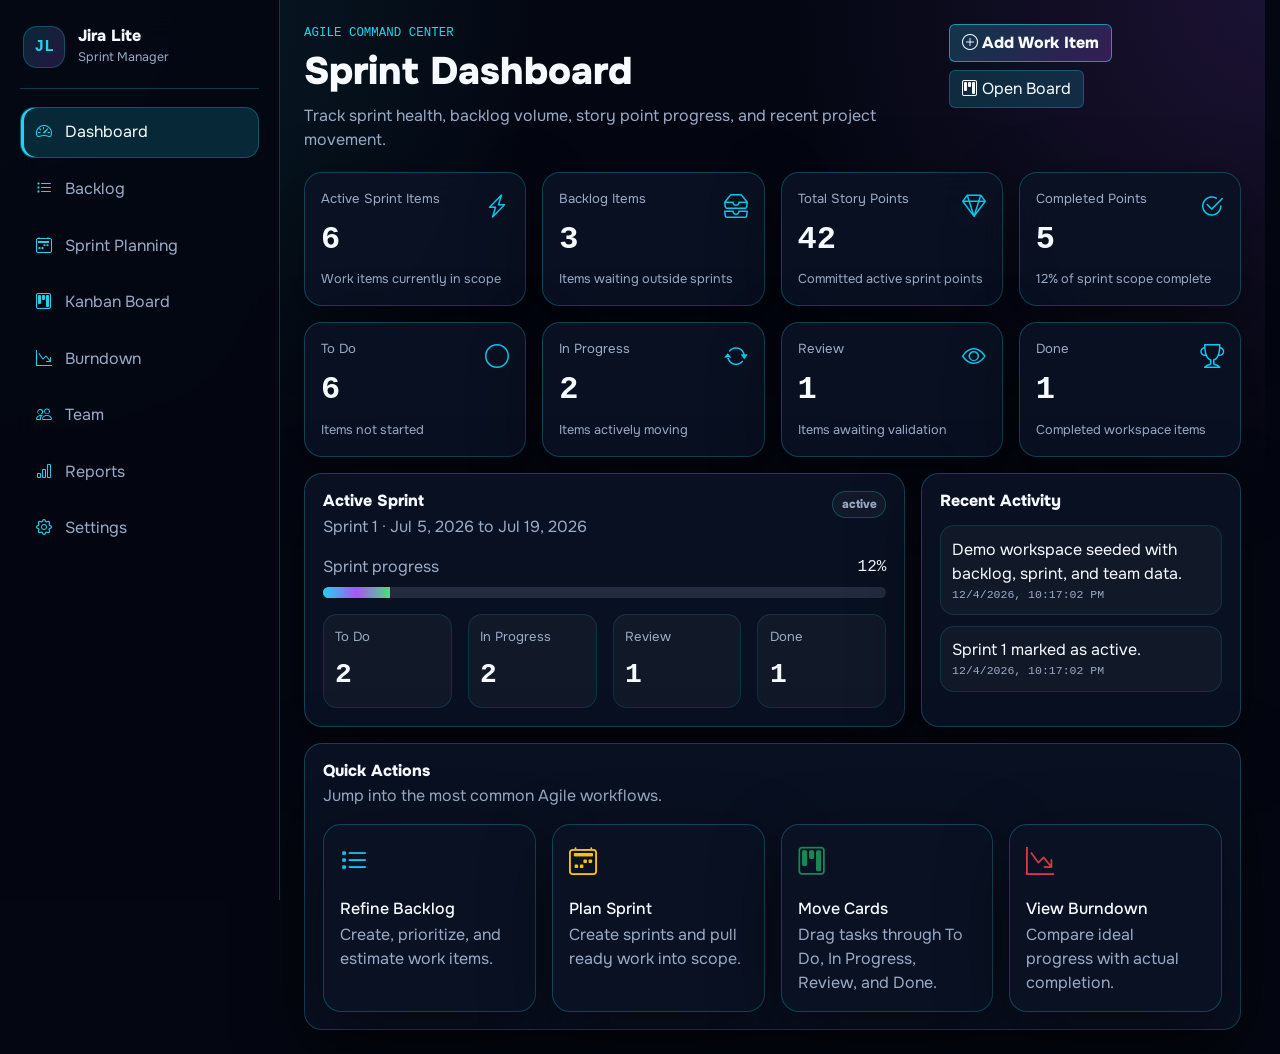
<file: index.html>
<!doctype html>
<html lang="en" data-theme="dark">
  <head>
    <meta charset="utf-8" />
    <meta name="viewport" content="width=device-width, initial-scale=1" />
    <title>Dashboard | Jira Lite / Sprint Manager</title>
    <link rel="icon" type="image/svg+xml" href="assets/favicon.svg" />
    <link rel="preconnect" href="https://fonts.googleapis.com" />
    <link rel="preconnect" href="https://fonts.gstatic.com" crossorigin />
    <link rel="stylesheet" href="https://fonts.googleapis.com/css2?family=Onest:wght@400;500;600;700&display=swap" />
    <link
      href="https://cdn.jsdelivr.net/npm/bootstrap@5.3.3/dist/css/bootstrap.min.css"
      rel="stylesheet"
    />
    <link
      href="https://cdn.jsdelivr.net/npm/bootstrap-icons@1.11.3/font/bootstrap-icons.css"
      rel="stylesheet"
    />
    <link href="styles.css" rel="stylesheet" />
  </head>
  <body>
  <div class="app-shell">
    <div id="sidebarMount"></div>
      <main class="main-content">
        <header class="page-header">
          <div>
            <p class="page-kicker">Agile Command Center</p>
            <h1 class="page-title">Sprint Dashboard</h1>
            <p class="page-description">
              Track sprint health, backlog volume, story point progress, and
              recent project movement.
            </p>
          </div>
          <div class="d-flex gap-2 flex-wrap">
            <a class="btn btn-cyber" href="backlog.html">
              <i class="bi bi-plus-circle me-1"></i>Add Work Item
            </a>
            <a class="btn btn-soft" href="kanban-board.html">
              <i class="bi bi-kanban me-1"></i>Open Board
            </a>
          </div>
        </header>

        <section class="grid-auto mb-3" id="metricCards"></section>

        <section class="grid-two mb-3">
          <div class="panel">
            <div
              class="d-flex justify-content-between align-items-start gap-3 mb-3"
            >
              <div>
                <h2 class="section-title mb-1">Active Sprint</h2>
                <p class="text-muted-custom mb-0" id="activeSprintDates">
                  Loading sprint window...
                </p>
              </div>
              <span class="status-pill" id="activeSprintStatus">Active</span>
            </div>

            <div class="mb-2 d-flex justify-content-between">
              <span class="text-muted-custom">Sprint progress</span>
              <span class="mono" id="sprintProgressLabel">0%</span>
            </div>
            <div class="progress mb-3">
              <div
                class="progress-bar"
                id="sprintProgressBar"
                style="width: 0%"
              ></div>
            </div>

            <div class="row g-3" id="statusBreakdown"></div>
          </div>

          <div class="panel">
            <h2 class="section-title">Recent Activity</h2>
            <ul class="activity-list" id="activityList"></ul>
          </div>
        </section>

        <section class="panel">
          <div
            class="d-flex justify-content-between align-items-center gap-3 mb-3"
          >
            <div>
              <h2 class="section-title mb-1">Quick Actions</h2>
              <p class="text-muted-custom mb-0">
                Jump into the most common Agile workflows.
              </p>
            </div>
          </div>

          <div class="row g-3">
            <div class="col-md-6 col-xl-3">
              <a class="action-card d-block h-100" href="backlog.html">
                <i class="bi bi-list-task fs-3 text-info"></i>
                <h3 class="h6 mt-3 mb-1">Refine Backlog</h3>
                <p class="text-muted-custom mb-0">
                  Create, prioritize, and estimate work items.
                </p>
              </a>
            </div>
            <div class="col-md-6 col-xl-3">
              <a class="action-card d-block h-100" href="sprint-planning.html">
                <i class="bi bi-calendar2-week fs-3 text-warning"></i>
                <h3 class="h6 mt-3 mb-1">Plan Sprint</h3>
                <p class="text-muted-custom mb-0">
                  Create sprints and pull ready work into scope.
                </p>
              </a>
            </div>
            <div class="col-md-6 col-xl-3">
              <a class="action-card d-block h-100" href="kanban-board.html">
                <i class="bi bi-kanban fs-3 text-success"></i>
                <h3 class="h6 mt-3 mb-1">Move Cards</h3>
                <p class="text-muted-custom mb-0">
                  Drag tasks through To Do, In Progress, Review, and Done.
                </p>
              </a>
            </div>
            <div class="col-md-6 col-xl-3">
              <a class="action-card d-block h-100" href="burndown.html">
                <i class="bi bi-graph-down-arrow fs-3 text-danger"></i>
                <h3 class="h6 mt-3 mb-1">View Burndown</h3>
                <p class="text-muted-custom mb-0">
                  Compare ideal progress with actual completion.
                </p>
              </a>
            </div>
          </div>
        </section>
      </main>
    </div>

    <script src="https://code.jquery.com/jquery-3.7.1.min.js"></script>
    <script src="https://cdn.jsdelivr.net/npm/bootstrap@5.3.3/dist/js/bootstrap.bundle.min.js"></script>
    <script src="js/shared.js"></script>
    <script src="js/dashboard.js"></script>
  </body>
</html>
</file>
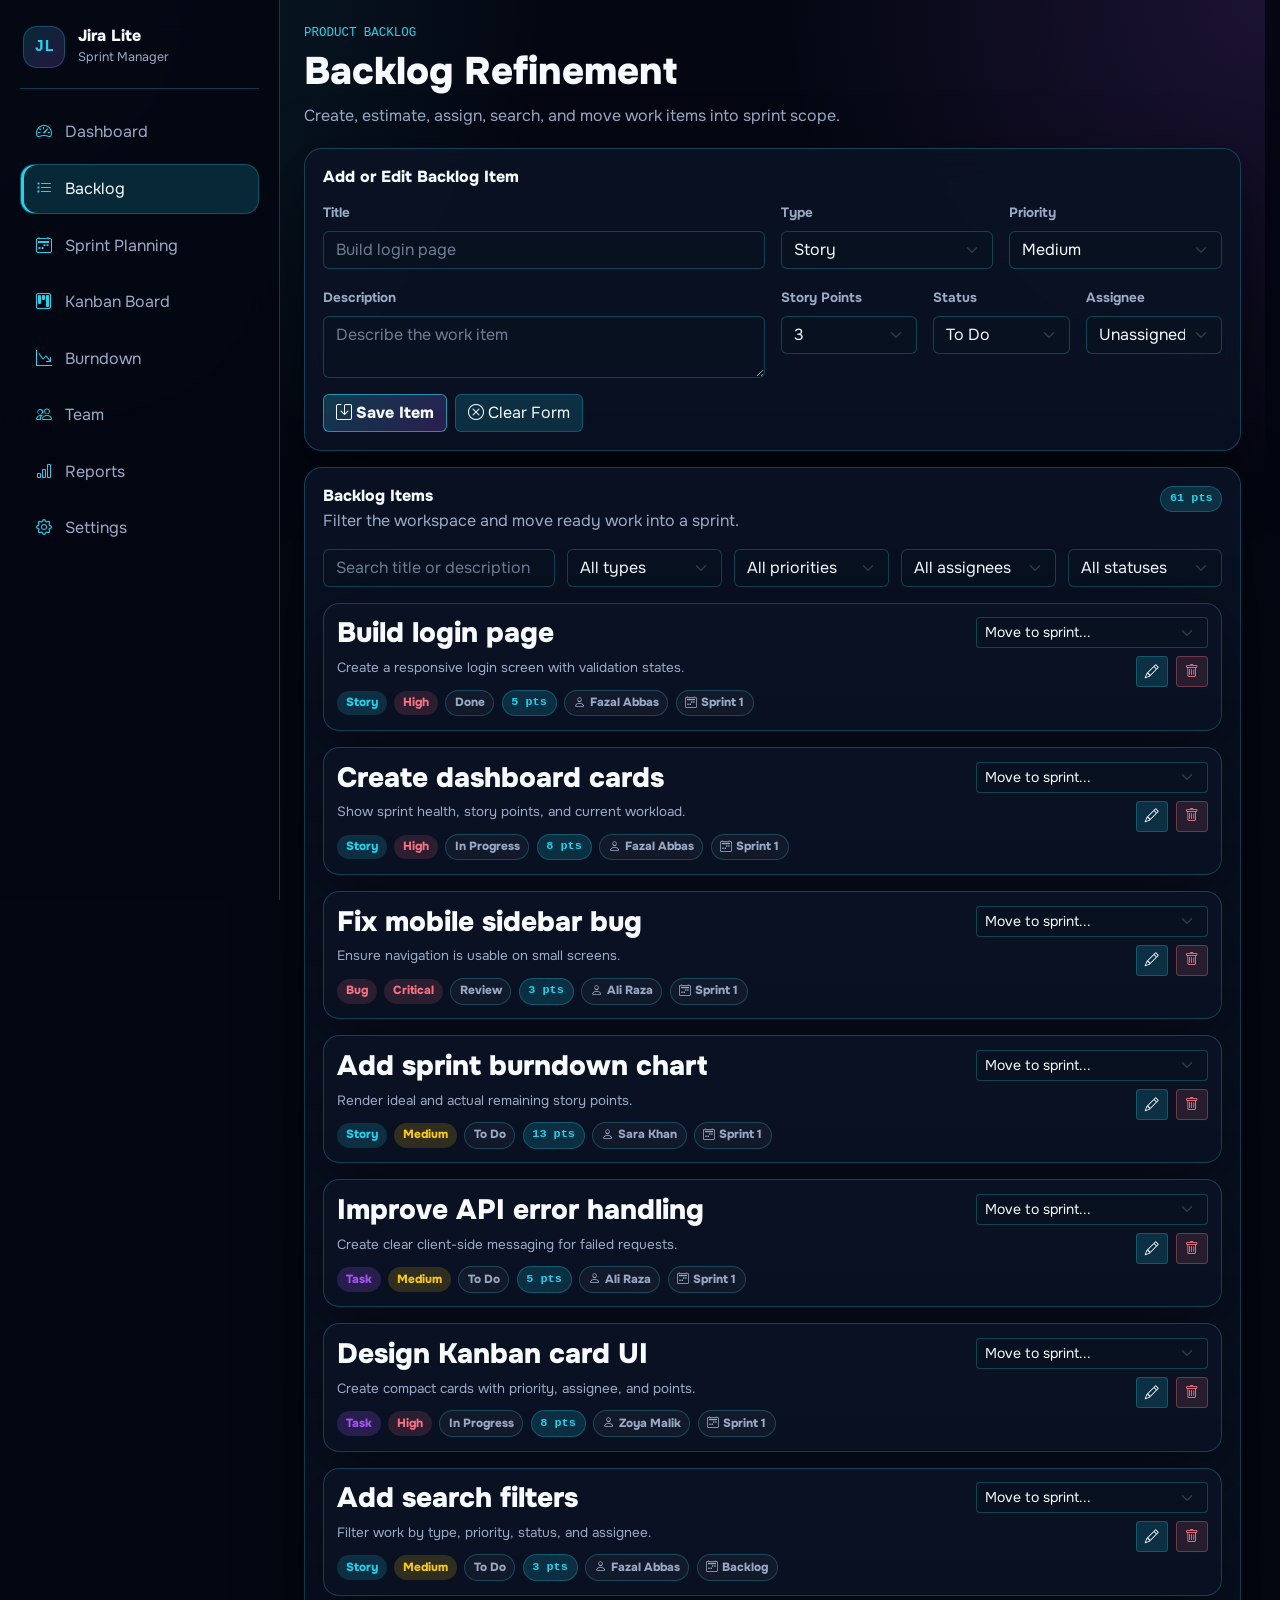
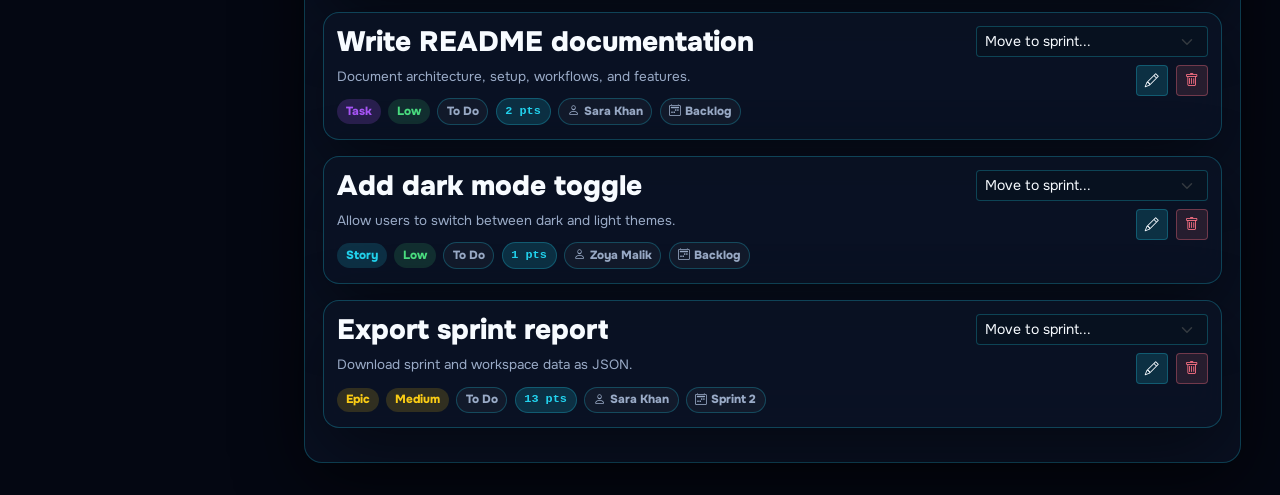
<file: backlog.html>
<!doctype html>
<html lang="en" data-theme="dark">
  <head>
    <meta charset="utf-8" />
    <meta name="viewport" content="width=device-width, initial-scale=1" />
    <title>Backlog | Jira Lite / Sprint Manager</title>
    <link rel="icon" type="image/svg+xml" href="assets/favicon.svg" />
    <link rel="preconnect" href="https://fonts.googleapis.com" />
    <link rel="preconnect" href="https://fonts.gstatic.com" crossorigin />
    <link rel="stylesheet" href="https://fonts.googleapis.com/css2?family=Onest:wght@400;500;600;700&display=swap" />
    <link
      href="https://cdn.jsdelivr.net/npm/bootstrap@5.3.3/dist/css/bootstrap.min.css"
      rel="stylesheet"
    />
    <link
      href="https://cdn.jsdelivr.net/npm/bootstrap-icons@1.11.3/font/bootstrap-icons.css"
      rel="stylesheet"
    />
    <link href="styles.css" rel="stylesheet" />
  </head>
  <body>
  <div class="app-shell">
    <div id="sidebarMount"></div>
      <main class="main-content">
        <header class="page-header">
          <div>
            <p class="page-kicker">Product Backlog</p>
            <h1 class="page-title">Backlog Refinement</h1>
            <p class="page-description">
              Create, estimate, assign, search, and move work items into sprint
              scope.
            </p>
          </div>
        </header>

        <section class="form-panel mb-3">
          <h2 class="section-title">Add or Edit Backlog Item</h2>
          <form id="backlogForm">
            <input type="hidden" id="itemId" />

            <div class="row g-3">
              <div class="col-lg-6">
                <label class="form-label" for="itemTitle">Title</label>
                <input
                  class="form-control"
                  id="itemTitle"
                  required
                  placeholder="Build login page"
                />
              </div>
              <div class="col-lg-3">
                <label class="form-label" for="itemType">Type</label>
                <select class="form-select" id="itemType">
                  <option>Story</option>
                  <option>Bug</option>
                  <option>Task</option>
                  <option>Epic</option>
                </select>
              </div>
              <div class="col-lg-3">
                <label class="form-label" for="itemPriority">Priority</label>
                <select class="form-select" id="itemPriority">
                  <option>Low</option>
                  <option selected>Medium</option>
                  <option>High</option>
                  <option>Critical</option>
                </select>
              </div>
              <div class="col-lg-6">
                <label class="form-label" for="itemDescription"
                  >Description</label
                >
                <textarea
                  class="form-control"
                  id="itemDescription"
                  placeholder="Describe the work item"
                ></textarea>
              </div>
              <div class="col-lg-2">
                <label class="form-label" for="itemStoryPoints"
                  >Story Points</label
                >
                <select class="form-select" id="itemStoryPoints">
                  <option>1</option>
                  <option>2</option>
                  <option selected>3</option>
                  <option>5</option>
                  <option>8</option>
                  <option>13</option>
                </select>
              </div>
              <div class="col-lg-2">
                <label class="form-label" for="itemStatus">Status</label>
                <select class="form-select" id="itemStatus">
                  <option>To Do</option>
                  <option>In Progress</option>
                  <option>Review</option>
                  <option>Done</option>
                </select>
              </div>
              <div class="col-lg-2">
                <label class="form-label" for="itemAssignee">Assignee</label>
                <select class="form-select" id="itemAssignee"></select>
              </div>
            </div>

            <div class="d-flex gap-2 mt-3 flex-wrap">
              <button class="btn btn-cyber" type="submit">
                <i class="bi bi-save me-1"></i>Save Item
              </button>
              <button class="btn btn-soft" id="cancelEditBtn" type="button">
                <i class="bi bi-x-circle me-1"></i>Clear Form
              </button>
            </div>
          </form>
        </section>

        <section class="panel">
          <div
            class="d-flex justify-content-between align-items-start gap-3 mb-3 flex-wrap"
          >
            <div>
              <h2 class="section-title mb-1">Backlog Items</h2>
              <p class="text-muted-custom mb-0">
                Filter the workspace and move ready work into a sprint.
              </p>
            </div>
            <span class="story-pill" id="backlogPointTotal">0 pts</span>
          </div>

          <div class="filters-bar">
            <input
              class="form-control"
              id="searchInput"
              placeholder="Search title or description"
            />
            <select class="form-select" id="typeFilter">
              <option value="">All types</option>
              <option>Story</option>
              <option>Bug</option>
              <option>Task</option>
              <option>Epic</option>
            </select>
            <select class="form-select" id="priorityFilter">
              <option value="">All priorities</option>
              <option>Low</option>
              <option>Medium</option>
              <option>High</option>
              <option>Critical</option>
            </select>
            <select class="form-select" id="assigneeFilter"></select>
            <select class="form-select" id="statusFilter">
              <option value="">All statuses</option>
              <option>To Do</option>
              <option>In Progress</option>
              <option>Review</option>
              <option>Done</option>
            </select>
          </div>

          <div id="backlogList"></div>
        </section>
      </main>
    </div>

    <script src="https://code.jquery.com/jquery-3.7.1.min.js"></script>
    <script src="https://cdn.jsdelivr.net/npm/bootstrap@5.3.3/dist/js/bootstrap.bundle.min.js"></script>
    <script src="js/shared.js"></script>
    <script src="js/backlog.js"></script>
  </body>
</html>
</file>
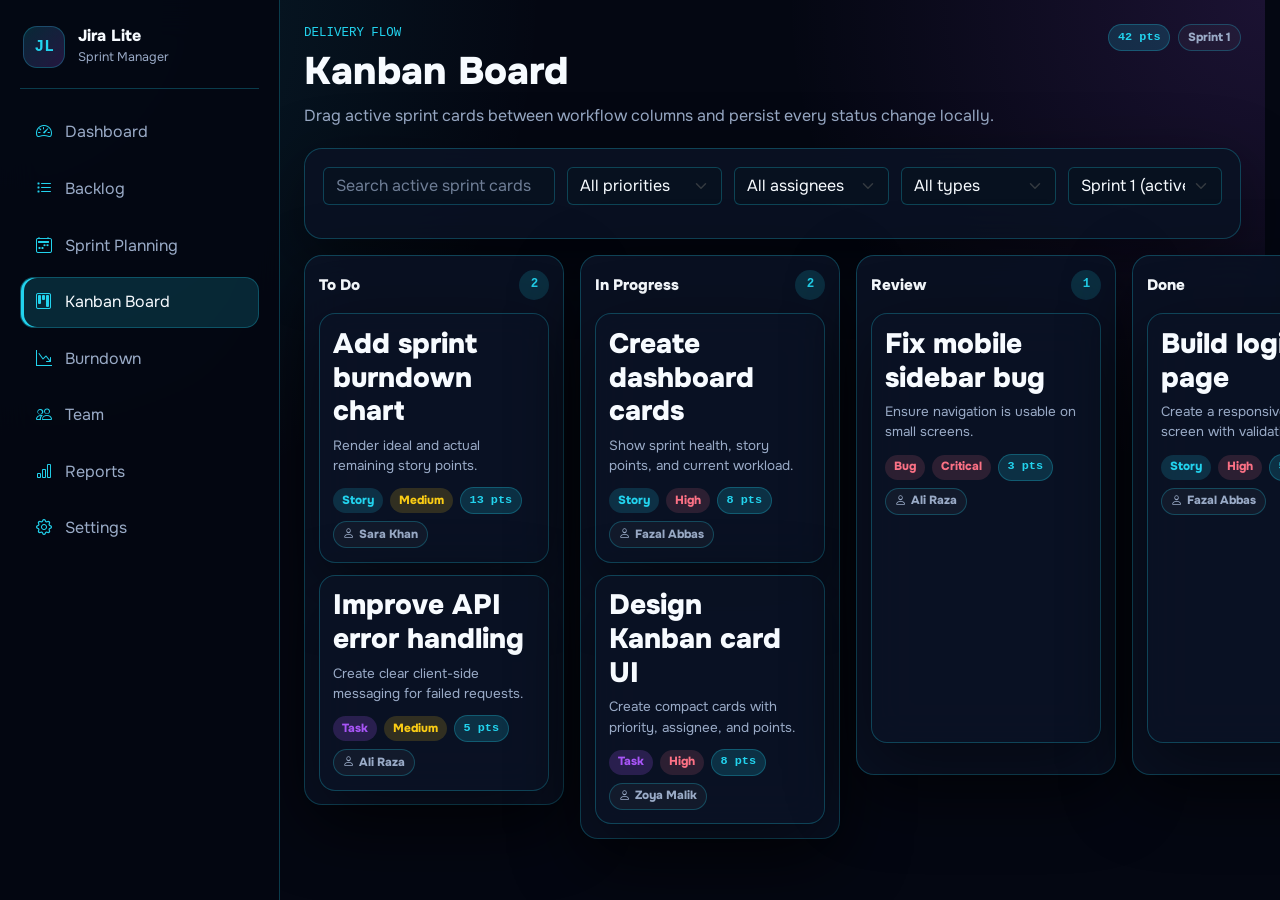
<file: kanban-board.html>
<!doctype html>
<html lang="en" data-theme="dark">
  <head>
    <meta charset="utf-8" />
    <meta name="viewport" content="width=device-width, initial-scale=1" />
    <title>Kanban Board | Jira Lite / Sprint Manager</title>
    <link rel="icon" type="image/svg+xml" href="assets/favicon.svg" />
    <link rel="preconnect" href="https://fonts.googleapis.com" />
    <link rel="preconnect" href="https://fonts.gstatic.com" crossorigin />
    <link rel="stylesheet" href="https://fonts.googleapis.com/css2?family=Onest:wght@400;500;600;700&display=swap" />
    <link
      href="https://cdn.jsdelivr.net/npm/bootstrap@5.3.3/dist/css/bootstrap.min.css"
      rel="stylesheet"
    />
    <link
      href="https://cdn.jsdelivr.net/npm/bootstrap-icons@1.11.3/font/bootstrap-icons.css"
      rel="stylesheet"
    />
    <link href="styles.css" rel="stylesheet" />
  </head>
  <body>
  <div class="app-shell">
    <div id="sidebarMount"></div>
      <main class="main-content">
        <header class="page-header">
          <div>
            <p class="page-kicker">Delivery Flow</p>
            <h1 class="page-title">Kanban Board</h1>
            <p class="page-description">
              Drag active sprint cards between workflow columns and persist
              every status change locally.
            </p>
          </div>
          <div class="d-flex gap-2 flex-wrap">
            <span class="story-pill" id="boardPointTotal">0 pts</span>
            <span class="status-pill" id="boardSprintName"
              >No active sprint</span
            >
          </div>
        </header>

        <section class="panel mb-3">
          <div class="filters-bar">
            <input
              class="form-control"
              id="boardSearch"
              placeholder="Search active sprint cards"
            />
            <select class="form-select" id="boardPriorityFilter">
              <option value="">All priorities</option>
              <option>Low</option>
              <option>Medium</option>
              <option>High</option>
              <option>Critical</option>
            </select>
            <select class="form-select" id="boardAssigneeFilter"></select>
            <select class="form-select" id="boardTypeFilter">
              <option value="">All types</option>
              <option>Story</option>
              <option>Bug</option>
              <option>Task</option>
              <option>Epic</option>
            </select>
            <select class="form-select" id="boardSprintFilter"></select>
          </div>
        </section>

        <section class="kanban-board" id="kanbanBoard"></section>
      </main>
    </div>

    <script src="https://code.jquery.com/jquery-3.7.1.min.js"></script>
    <script src="https://cdn.jsdelivr.net/npm/bootstrap@5.3.3/dist/js/bootstrap.bundle.min.js"></script>
    <script src="js/shared.js"></script>
    <script src="js/kanban-board.js"></script>
  </body>
</html>
</file>
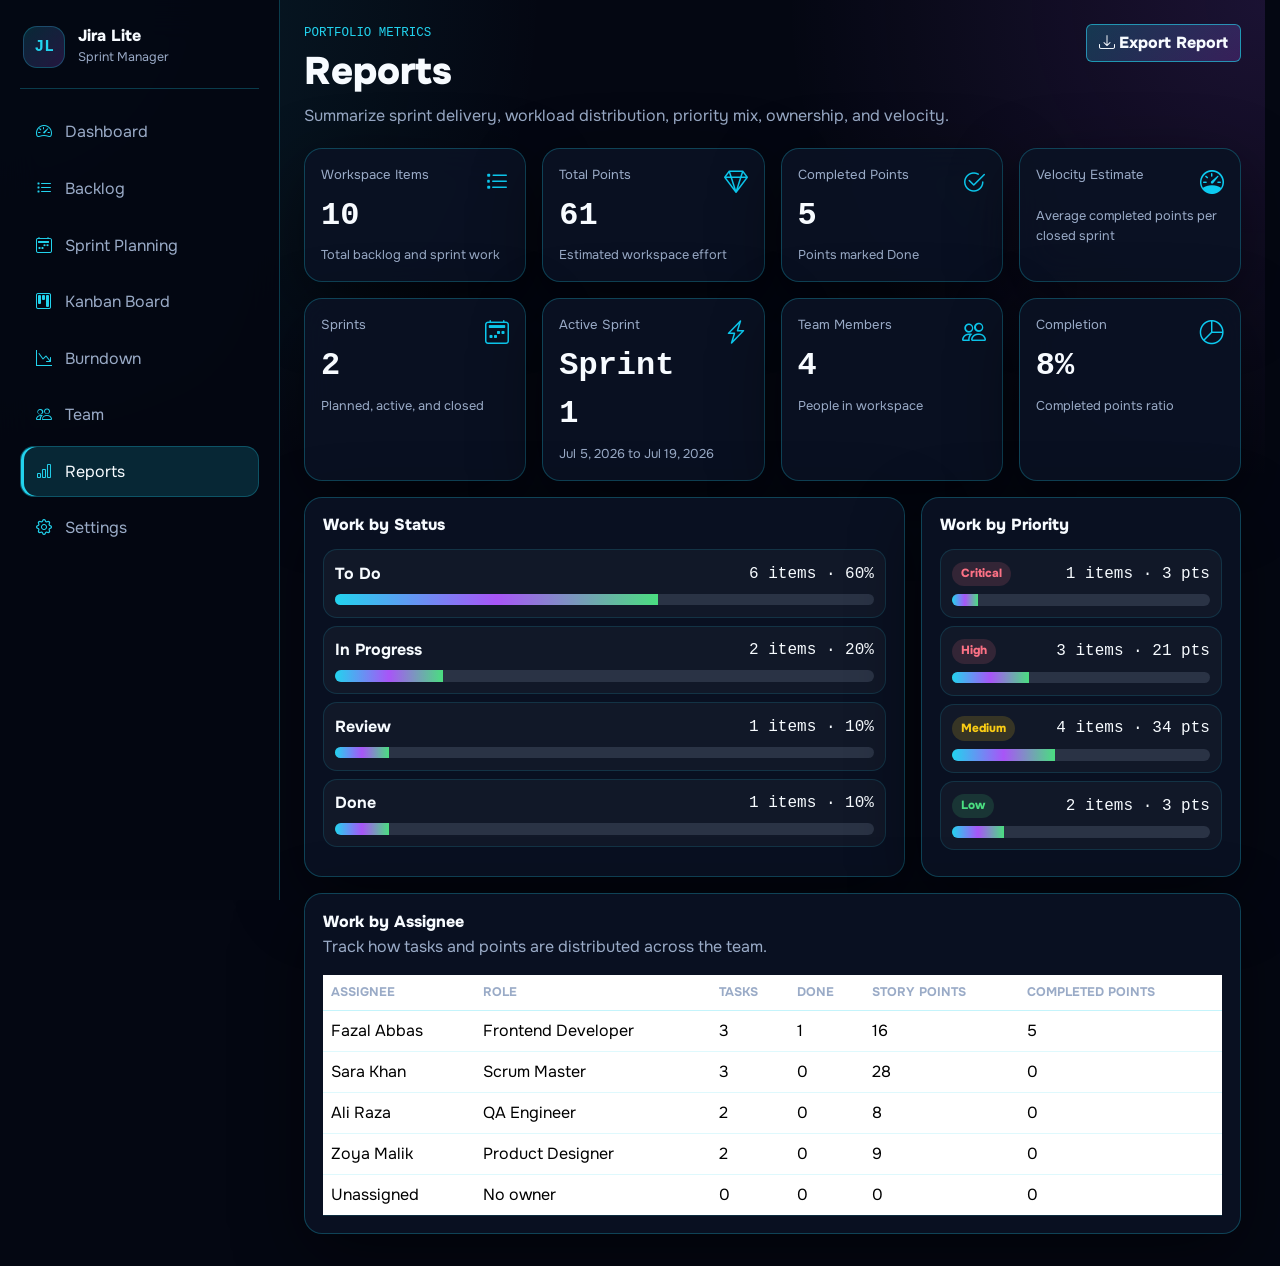
<file: reports.html>
<!doctype html>
<html lang="en" data-theme="dark">
  <head>
    <meta charset="utf-8" />
    <meta name="viewport" content="width=device-width, initial-scale=1" />
    <title>Reports | Jira Lite / Sprint Manager</title>
    <link rel="icon" type="image/svg+xml" href="assets/favicon.svg" />
    <link rel="preconnect" href="https://fonts.googleapis.com" />
    <link rel="preconnect" href="https://fonts.gstatic.com" crossorigin />
    <link rel="stylesheet" href="https://fonts.googleapis.com/css2?family=Onest:wght@400;500;600;700&display=swap" />
    <link
      href="https://cdn.jsdelivr.net/npm/bootstrap@5.3.3/dist/css/bootstrap.min.css"
      rel="stylesheet"
    />
    <link
      href="https://cdn.jsdelivr.net/npm/bootstrap-icons@1.11.3/font/bootstrap-icons.css"
      rel="stylesheet"
    />
    <link href="styles.css" rel="stylesheet" />
  </head>
  <body>
  <div class="app-shell">
    <div id="sidebarMount"></div>
      <main class="main-content">
        <header class="page-header">
          <div>
            <p class="page-kicker">Portfolio Metrics</p>
            <h1 class="page-title">Reports</h1>
            <p class="page-description">
              Summarize sprint delivery, workload distribution, priority mix,
              ownership, and velocity.
            </p>
          </div>
          <button class="btn btn-cyber" id="exportReportBtn" type="button">
            <i class="bi bi-download me-1"></i>Export Report
          </button>
        </header>

        <section class="grid-auto mb-3" id="reportCards"></section>

        <section class="grid-two mb-3">
          <div class="panel">
            <h2 class="section-title">Work by Status</h2>
            <div id="statusReport"></div>
          </div>

          <div class="panel">
            <h2 class="section-title">Work by Priority</h2>
            <div id="priorityReport"></div>
          </div>
        </section>

        <section class="panel">
          <div
            class="d-flex justify-content-between align-items-start gap-3 mb-3 flex-wrap"
          >
            <div>
              <h2 class="section-title mb-1">Work by Assignee</h2>
              <p class="text-muted-custom mb-0">
                Track how tasks and points are distributed across the team.
              </p>
            </div>
          </div>
          <div id="assigneeReport"></div>
        </section>
      </main>
    </div>

    <script src="https://code.jquery.com/jquery-3.7.1.min.js"></script>
    <script src="https://cdn.jsdelivr.net/npm/bootstrap@5.3.3/dist/js/bootstrap.bundle.min.js"></script>
    <script src="js/shared.js"></script>
    <script src="js/reports.js"></script>
  </body>
</html>
</file>
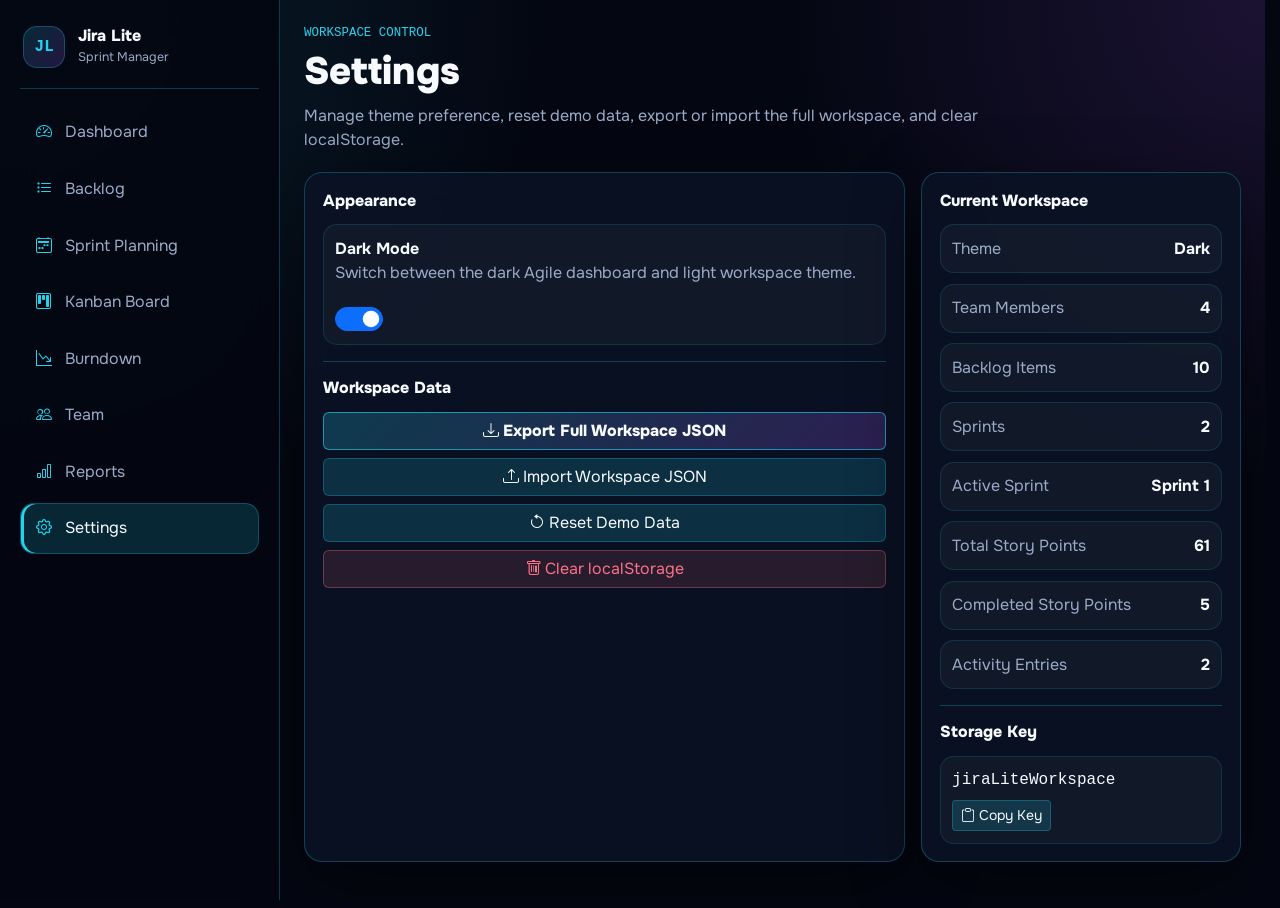
<file: settings.html>
<!doctype html>
<html lang="en" data-theme="dark">
  <head>
    <meta charset="utf-8" />
    <meta name="viewport" content="width=device-width, initial-scale=1" />
    <title>Settings | Jira Lite / Sprint Manager</title>
    <link rel="icon" type="image/svg+xml" href="assets/favicon.svg" />
    <link rel="preconnect" href="https://fonts.googleapis.com" />
    <link rel="preconnect" href="https://fonts.gstatic.com" crossorigin />
    <link rel="stylesheet" href="https://fonts.googleapis.com/css2?family=Onest:wght@400;500;600;700&display=swap" />
    <link
      href="https://cdn.jsdelivr.net/npm/bootstrap@5.3.3/dist/css/bootstrap.min.css"
      rel="stylesheet"
    />
    <link
      href="https://cdn.jsdelivr.net/npm/bootstrap-icons@1.11.3/font/bootstrap-icons.css"
      rel="stylesheet"
    />
    <link href="styles.css" rel="stylesheet" />
  </head>
  <body>
  <div class="app-shell">
    <div id="sidebarMount"></div>
      <main class="main-content">
        <header class="page-header">
          <div>
            <p class="page-kicker">Workspace Control</p>
            <h1 class="page-title">Settings</h1>
            <p class="page-description">
              Manage theme preference, reset demo data, export or import the
              full workspace, and clear localStorage.
            </p>
          </div>
        </header>

        <section class="grid-two">
          <div class="panel">
            <h2 class="section-title">Appearance</h2>
            <div class="activity-item">
              <div
                class="d-flex justify-content-between align-items-center gap-3 flex-wrap"
              >
                <div>
                  <strong>Dark Mode</strong>
                  <p class="text-muted-custom mb-0">
                    Switch between the dark Agile dashboard and light workspace
                    theme.
                  </p>
                </div>
                <div class="form-check form-switch fs-4">
                  <input
                    class="form-check-input"
                    id="darkModeToggle"
                    type="checkbox"
                    role="switch"
                  />
                </div>
              </div>
            </div>

            <div class="divider"></div>

            <h2 class="section-title">Workspace Data</h2>
            <div class="d-grid gap-2">
              <button
                class="btn btn-cyber"
                id="exportWorkspaceBtn"
                type="button"
              >
                <i class="bi bi-download me-1"></i>Export Full Workspace JSON
              </button>

              <label class="btn btn-soft mb-0" for="importWorkspaceInput">
                <i class="bi bi-upload me-1"></i>Import Workspace JSON
              </label>
              <input
                class="d-none"
                id="importWorkspaceInput"
                type="file"
                accept="application/json"
              />

              <button class="btn btn-soft" id="resetDemoBtn" type="button">
                <i class="bi bi-arrow-counterclockwise me-1"></i>Reset Demo Data
              </button>

              <button
                class="btn btn-danger-soft"
                id="clearWorkspaceBtn"
                type="button"
              >
                <i class="bi bi-trash me-1"></i>Clear localStorage
              </button>
            </div>
          </div>

          <div class="panel">
            <h2 class="section-title">Current Workspace</h2>
            <ul class="compact-list" id="workspaceSummary"></ul>

            <div class="divider"></div>

            <h2 class="section-title">Storage Key</h2>
            <div class="activity-item">
              <p class="mono mb-2">jiraLiteWorkspace</p>
              <button
                class="btn btn-sm btn-soft"
                id="copyStorageKeyBtn"
                type="button"
              >
                <i class="bi bi-clipboard me-1"></i>Copy Key
              </button>
            </div>
          </div>
        </section>
      </main>
    </div>

    <script src="https://code.jquery.com/jquery-3.7.1.min.js"></script>
    <script src="https://cdn.jsdelivr.net/npm/bootstrap@5.3.3/dist/js/bootstrap.bundle.min.js"></script>
    <script src="js/shared.js"></script>
    <script src="js/settings.js"></script>
  </body>
</html>
</file>
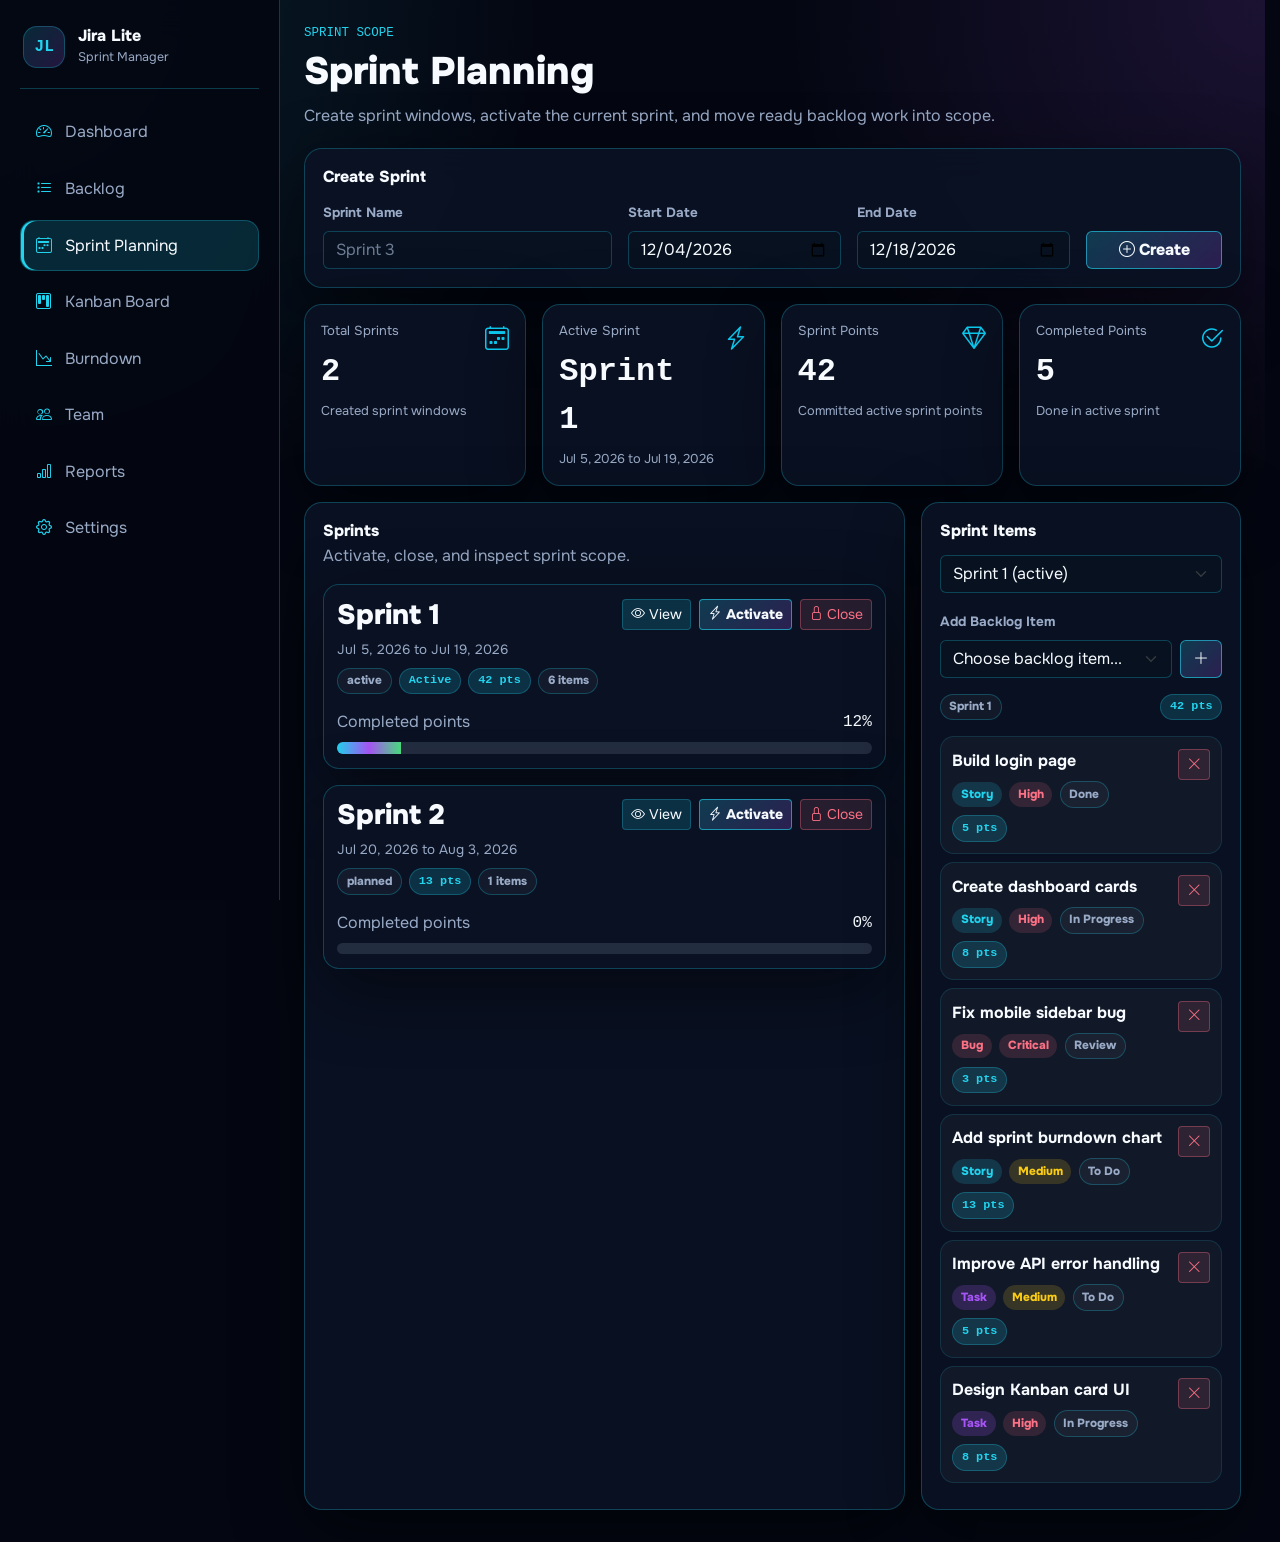
<file: sprint-planning.html>
<!doctype html>
<html lang="en" data-theme="dark">
  <head>
    <meta charset="utf-8" />
    <meta name="viewport" content="width=device-width, initial-scale=1" />
    <title>Sprint Planning | Jira Lite / Sprint Manager</title>
    <link rel="icon" type="image/svg+xml" href="assets/favicon.svg" />
    <link rel="preconnect" href="https://fonts.googleapis.com" />
    <link rel="preconnect" href="https://fonts.gstatic.com" crossorigin />
    <link rel="stylesheet" href="https://fonts.googleapis.com/css2?family=Onest:wght@400;500;600;700&display=swap" />
    <link
      href="https://cdn.jsdelivr.net/npm/bootstrap@5.3.3/dist/css/bootstrap.min.css"
      rel="stylesheet"
    />
    <link
      href="https://cdn.jsdelivr.net/npm/bootstrap-icons@1.11.3/font/bootstrap-icons.css"
      rel="stylesheet"
    />
    <link href="styles.css" rel="stylesheet" />
  </head>
  <body>
  <div class="app-shell">
    <div id="sidebarMount"></div>
      <main class="main-content">
        <header class="page-header">
          <div>
            <p class="page-kicker">Sprint Scope</p>
            <h1 class="page-title">Sprint Planning</h1>
            <p class="page-description">
              Create sprint windows, activate the current sprint, and move ready
              backlog work into scope.
            </p>
          </div>
        </header>

        <section class="form-panel mb-3">
          <h2 class="section-title">Create Sprint</h2>
          <form id="sprintForm">
            <div class="row g-3">
              <div class="col-lg-4">
                <label class="form-label" for="sprintName">Sprint Name</label>
                <input
                  class="form-control"
                  id="sprintName"
                  required
                  placeholder="Sprint 3"
                />
              </div>
              <div class="col-lg-3">
                <label class="form-label" for="startDate">Start Date</label>
                <input
                  class="form-control"
                  id="startDate"
                  type="date"
                  required
                />
              </div>
              <div class="col-lg-3">
                <label class="form-label" for="endDate">End Date</label>
                <input class="form-control" id="endDate" type="date" required />
              </div>
              <div class="col-lg-2 d-flex align-items-end">
                <button class="btn btn-cyber w-100" type="submit">
                  <i class="bi bi-plus-circle me-1"></i>Create
                </button>
              </div>
            </div>
          </form>
        </section>

        <section class="grid-auto mb-3" id="sprintStats"></section>

        <section class="grid-two">
          <div class="panel">
            <div
              class="d-flex justify-content-between align-items-start gap-3 mb-3 flex-wrap"
            >
              <div>
                <h2 class="section-title mb-1">Sprints</h2>
                <p class="text-muted-custom mb-0">
                  Activate, close, and inspect sprint scope.
                </p>
              </div>
            </div>
            <div id="sprintList"></div>
          </div>

          <div class="panel">
            <h2 class="section-title">Sprint Items</h2>
            <select class="form-select mb-3" id="selectedSprint"></select>
            <div class="mb-3">
              <label class="form-label" for="backlogPicker"
                >Add Backlog Item</label
              >
              <div class="d-flex gap-2">
                <select class="form-select" id="backlogPicker"></select>
                <button class="btn btn-cyber" id="addToSprintBtn" type="button">
                  <i class="bi bi-plus-lg"></i>
                </button>
              </div>
            </div>
            <div id="sprintItems"></div>
          </div>
        </section>
      </main>
    </div>

    <script src="https://code.jquery.com/jquery-3.7.1.min.js"></script>
    <script src="https://cdn.jsdelivr.net/npm/bootstrap@5.3.3/dist/js/bootstrap.bundle.min.js"></script>
    <script src="js/shared.js"></script>
    <script src="js/sprint-planning.js"></script>
  </body>
</html>
</file>
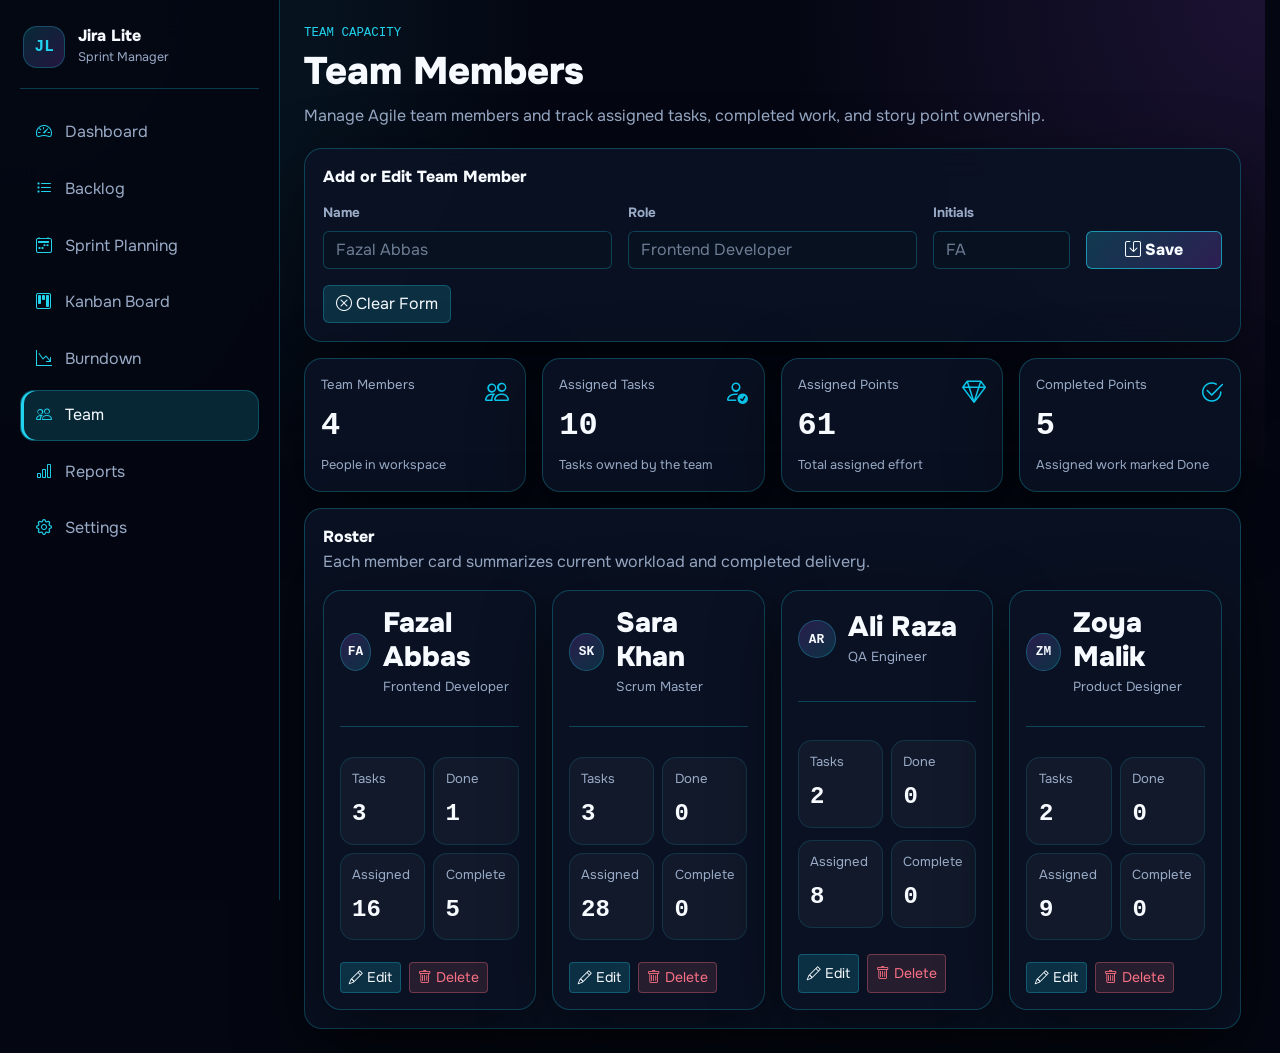
<file: team.html>
<!doctype html>
<html lang="en" data-theme="dark">
  <head>
    <meta charset="utf-8" />
    <meta name="viewport" content="width=device-width, initial-scale=1" />
    <title>Team | Jira Lite / Sprint Manager</title>
    <link rel="icon" type="image/svg+xml" href="assets/favicon.svg" />
    <link rel="preconnect" href="https://fonts.googleapis.com" />
    <link rel="preconnect" href="https://fonts.gstatic.com" crossorigin />
    <link rel="stylesheet" href="https://fonts.googleapis.com/css2?family=Onest:wght@400;500;600;700&display=swap" />
    <link
      href="https://cdn.jsdelivr.net/npm/bootstrap@5.3.3/dist/css/bootstrap.min.css"
      rel="stylesheet"
    />
    <link
      href="https://cdn.jsdelivr.net/npm/bootstrap-icons@1.11.3/font/bootstrap-icons.css"
      rel="stylesheet"
    />
    <link href="styles.css" rel="stylesheet" />
  </head>
  <body>
  <div class="app-shell">
    <div id="sidebarMount"></div>
      <main class="main-content">
        <header class="page-header">
          <div>
            <p class="page-kicker">Team Capacity</p>
            <h1 class="page-title">Team Members</h1>
            <p class="page-description">
              Manage Agile team members and track assigned tasks, completed
              work, and story point ownership.
            </p>
          </div>
        </header>

        <section class="form-panel mb-3">
          <h2 class="section-title">Add or Edit Team Member</h2>
          <form id="teamForm">
            <input type="hidden" id="memberId" />

            <div class="row g-3">
              <div class="col-lg-4">
                <label class="form-label" for="memberName">Name</label>
                <input
                  class="form-control"
                  id="memberName"
                  required
                  placeholder="Fazal Abbas"
                />
              </div>
              <div class="col-lg-4">
                <label class="form-label" for="memberRole">Role</label>
                <input
                  class="form-control"
                  id="memberRole"
                  required
                  placeholder="Frontend Developer"
                />
              </div>
              <div class="col-lg-2">
                <label class="form-label" for="memberInitials">Initials</label>
                <input
                  class="form-control"
                  id="memberInitials"
                  maxlength="3"
                  placeholder="FA"
                />
              </div>
              <div class="col-lg-2 d-flex align-items-end">
                <button class="btn btn-cyber w-100" type="submit">
                  <i class="bi bi-save me-1"></i>Save
                </button>
              </div>
            </div>

            <button
              class="btn btn-soft mt-3"
              id="cancelMemberEditBtn"
              type="button"
            >
              <i class="bi bi-x-circle me-1"></i>Clear Form
            </button>
          </form>
        </section>

        <section class="grid-auto mb-3" id="teamStats"></section>

        <section class="panel">
          <div
            class="d-flex justify-content-between align-items-start gap-3 mb-3 flex-wrap"
          >
            <div>
              <h2 class="section-title mb-1">Roster</h2>
              <p class="text-muted-custom mb-0">
                Each member card summarizes current workload and completed
                delivery.
              </p>
            </div>
          </div>

          <div class="row g-3" id="teamMembers"></div>
        </section>
      </main>
    </div>

    <script src="https://code.jquery.com/jquery-3.7.1.min.js"></script>
    <script src="https://cdn.jsdelivr.net/npm/bootstrap@5.3.3/dist/js/bootstrap.bundle.min.js"></script>
    <script src="js/shared.js"></script>
    <script src="js/team.js"></script>
  </body>
</html>
</file>
<file: styles.css>
:root {
  --bg: #040712;
  --bg-soft: #07111f;
  --card: rgba(10, 18, 36, 0.9);
  --card-strong: rgba(14, 24, 48, 0.96);
  --text: #f7fbff;
  --muted: #9aabc7;
  --cyan: #22d3ee;
  --cyan-soft: rgba(34, 211, 238, 0.16);
  --purple: #a855f7;
  --purple-soft: rgba(168, 85, 247, 0.2);
  --green: #4ade80;
  --green-soft: rgba(74, 222, 128, 0.14);
  --yellow: #facc15;
  --red: #fb7185;
  --border: rgba(34, 211, 238, 0.26);
  --shadow: 0 22px 70px rgba(0, 0, 0, 0.48);
  --radius: 18px;
  --mono: "Cascadia Code", "Fira Code", Consolas, monospace;
}

:root[data-theme="light"] {
  --bg: #f4f7fb;
  --bg-soft: #e8eef7;
  --card: rgba(255, 255, 255, 0.94);
  --card-strong: rgba(255, 255, 255, 0.98);
  --text: #132033;
  --muted: #64748b;
  --border: rgba(15, 118, 140, 0.2);
  --shadow: 0 18px 48px rgba(15, 23, 42, 0.12);
}

* {
  box-sizing: border-box;
}

html {
  min-height: 100%;
  background: var(--bg);
  scrollbar-gutter: stable;
}

body {
  min-height: 100vh;
  margin: 0;
  background:
    radial-gradient(
      circle at top left,
      rgba(34, 211, 238, 0.13),
      transparent 34rem
    ),
    radial-gradient(
      circle at top right,
      rgba(168, 85, 247, 0.14),
      transparent 30rem
    ),
    var(--bg);
  color: var(--text);
  font-family:
    Onest,
    system-ui,
    -apple-system,
    BlinkMacSystemFont,
    "Segoe UI",
    sans-serif;
  overflow-x: hidden;
}

a {
  color: inherit;
  text-decoration: none;
}

button,
input,
select,
textarea {
  font: inherit;
}

textarea {
  min-height: 96px;
  resize: vertical;
}

.app-shell {
  display: flex;
  min-height: 100vh;
  opacity: 0;
  transform: translateY(8px);
  transition:
    opacity 180ms ease,
    transform 180ms ease;
}

.app-shell.page-ready {
  opacity: 1;
  transform: translateY(0);
}

.app-shell.page-leaving {
  opacity: 0;
  transform: translateY(-6px);
}

.sidebar {
  position: sticky;
  top: 0;
  width: 280px;
  height: 100vh;
  padding: 1.25rem;
  background: rgba(4, 7, 18, 0.92);
  border-right: 1px solid var(--border);
  backdrop-filter: blur(18px);
  z-index: 30;
}

:root[data-theme="light"] .sidebar {
  background: rgba(255, 255, 255, 0.92);
}

.brand {
  display: flex;
  align-items: center;
  gap: 0.8rem;
  padding: 0.35rem 0.2rem 1.25rem;
  border-bottom: 1px solid var(--border);
}

.brand-mark {
  display: grid;
  width: 42px;
  height: 42px;
  place-items: center;
  border: 1px solid var(--border);
  border-radius: 14px;
  background: linear-gradient(135deg, var(--cyan-soft), var(--purple-soft));
  color: var(--cyan);
  font-family: var(--mono);
  font-weight: 800;
}

.brand-title {
  margin: 0;
  font-size: 1rem;
  font-weight: 800;
  line-height: 1.1;
}

.brand-subtitle {
  margin: 0.2rem 0 0;
  color: var(--muted);
  font-size: 0.78rem;
}

.nav-list {
  display: grid;
  gap: 0.35rem;
  margin: 1.15rem 0 0;
  padding: 0;
  list-style: none;
}

.nav-link {
  display: flex;
  align-items: center;
  gap: 0.72rem;
  padding: 0.78rem 0.85rem;
  border: 1px solid transparent;
  border-radius: 14px;
  color: var(--muted);
  transition: 160ms ease;
}

.nav-link:hover,
.nav-link.active {
  border-color: var(--border);
  background: var(--cyan-soft);
  color: var(--text);
}

.nav-link.active {
  box-shadow: inset 3px 0 0 var(--cyan);
}

.nav-icon {
  width: 1.2rem;
  color: var(--cyan);
  text-align: center;
}

.mobile-topbar {
  display: none;
  position: sticky;
  top: 0;
  padding: 0.8rem 1rem;
  border-bottom: 1px solid var(--border);
  background: rgba(4, 7, 18, 0.9);
  backdrop-filter: blur(16px);
  z-index: 40;
}

:root[data-theme="light"] .mobile-topbar {
  background: rgba(255, 255, 255, 0.92);
}

.main-content {
  flex: 1;
  min-width: 0;
  padding: 1.5rem;
}

.page-header {
  display: flex;
  align-items: flex-start;
  justify-content: space-between;
  gap: 1rem;
  margin-bottom: 1.25rem;
}

.page-kicker {
  margin: 0 0 0.4rem;
  color: var(--cyan);
  font-family: var(--mono);
  font-size: 0.78rem;
  letter-spacing: 0;
  text-transform: uppercase;
}

.page-title {
  margin: 0;
  font-size: clamp(1.65rem, 3vw, 2.6rem);
  font-weight: 850;
}

.page-description {
  max-width: 760px;
  margin: 0.55rem 0 0;
  color: var(--muted);
}

.panel,
.metric-card,
.action-card,
.form-panel,
.chart-panel,
.report-card,
.team-card,
.kanban-column,
.task-card {
  border: 1px solid var(--border);
  background: var(--card);
  box-shadow: var(--shadow);
  backdrop-filter: blur(18px);
}

.panel,
.form-panel,
.chart-panel {
  border-radius: var(--radius);
  padding: 1.1rem;
}

.metric-card,
.action-card,
.report-card,
.team-card {
  border-radius: var(--radius);
  padding: 1rem;
}

.metric-card {
  min-height: 126px;
}

.metric-label {
  margin: 0;
  color: var(--muted);
  font-size: 0.82rem;
}

.metric-value {
  margin: 0.45rem 0 0;
  font-family: var(--mono);
  font-size: 2rem;
  font-weight: 850;
}

.metric-note {
  margin: 0.4rem 0 0;
  color: var(--muted);
  font-size: 0.8rem;
}

.grid-auto {
  display: grid;
  grid-template-columns: repeat(4, minmax(0, 1fr));
  gap: 1rem;
}

.grid-two {
  display: grid;
  grid-template-columns: minmax(0, 1.4fr) minmax(320px, 0.6fr);
  gap: 1rem;
}

.section-title {
  margin: 0 0 0.9rem;
  font-size: 1rem;
  font-weight: 800;
}

.form-control,
.form-select {
  border-color: var(--border);
  background-color: var(--bg-soft);
  color: var(--text);
}

.form-control:focus,
.form-select:focus {
  border-color: var(--cyan);
  box-shadow: 0 0 0 0.2rem var(--cyan-soft);
}

.form-control::placeholder {
  color: rgba(154, 171, 199, 0.7);
}

.form-label {
  color: var(--muted);
  font-size: 0.84rem;
  font-weight: 700;
}

.btn-cyber {
  border: 1px solid rgba(34, 211, 238, 0.62);
  background: linear-gradient(
    135deg,
    rgba(34, 211, 238, 0.22),
    rgba(168, 85, 247, 0.22)
  );
  color: var(--text);
  font-weight: 800;
}

.btn-cyber:hover {
  border-color: var(--cyan);
  color: var(--text);
  filter: brightness(1.1);
}

.btn-soft {
  border: 1px solid var(--border);
  background: var(--cyan-soft);
  color: var(--text);
}

.btn-soft:hover {
  border-color: var(--cyan);
  color: var(--text);
}

.btn-danger-soft {
  border: 1px solid rgba(251, 113, 133, 0.35);
  background: rgba(251, 113, 133, 0.12);
  color: var(--red);
}

.badge-priority,
.badge-type,
.status-pill,
.story-pill {
  display: inline-flex;
  align-items: center;
  min-height: 24px;
  padding: 0.22rem 0.55rem;
  border-radius: 999px;
  font-size: 0.74rem;
  font-weight: 800;
  white-space: nowrap;
}

.story-pill {
  border: 1px solid var(--border);
  background: var(--cyan-soft);
  color: var(--cyan);
  font-family: var(--mono);
}

.priority-High,
.priority-Critical {
  background: rgba(251, 113, 133, 0.14);
  color: var(--red);
}

.priority-Medium {
  background: rgba(250, 204, 21, 0.16);
  color: var(--yellow);
}

.priority-Low {
  background: var(--green-soft);
  color: var(--green);
}

.type-Story {
  background: var(--cyan-soft);
  color: var(--cyan);
}

.type-Bug {
  background: rgba(251, 113, 133, 0.14);
  color: var(--red);
}

.type-Task {
  background: var(--purple-soft);
  color: var(--purple);
}

.type-Epic {
  background: rgba(250, 204, 21, 0.16);
  color: var(--yellow);
}

.status-pill {
  border: 1px solid var(--border);
  background: rgba(255, 255, 255, 0.04);
  color: var(--muted);
}

.progress {
  height: 0.72rem;
  border-radius: 999px;
  background: rgba(154, 171, 199, 0.18);
}

.progress-bar {
  background: linear-gradient(90deg, var(--cyan), var(--purple), var(--green));
}

.table {
  color: var(--text);
  border-color: var(--border);
}

.table thead th {
  color: var(--muted);
  border-color: var(--border);
  font-size: 0.78rem;
  text-transform: uppercase;
}

.table td {
  border-color: rgba(34, 211, 238, 0.14);
  vertical-align: middle;
}

.empty-state {
  padding: 2rem 1rem;
  border: 1px dashed var(--border);
  border-radius: var(--radius);
  color: var(--muted);
  text-align: center;
}

.activity-list,
.compact-list {
  display: grid;
  gap: 0.65rem;
  margin: 0;
  padding: 0;
  list-style: none;
}

.activity-item,
.compact-item {
  padding: 0.72rem;
  border: 1px solid rgba(34, 211, 238, 0.14);
  border-radius: 14px;
  background: rgba(255, 255, 255, 0.035);
}

.activity-time {
  color: var(--muted);
  font-family: var(--mono);
  font-size: 0.72rem;
}

.filters-bar {
  display: grid;
  grid-template-columns: 1.5fr repeat(4, minmax(130px, 1fr));
  gap: 0.75rem;
  margin-bottom: 1rem;
}

.kanban-board {
  display: grid;
  grid-template-columns: repeat(4, minmax(260px, 1fr));
  gap: 1rem;
  align-items: start;
}

.kanban-column {
  min-height: 520px;
  border-radius: var(--radius);
  padding: 0.85rem;
}

.kanban-column-header {
  display: flex;
  align-items: center;
  justify-content: space-between;
  gap: 0.8rem;
  margin-bottom: 0.85rem;
}

.kanban-column-title {
  margin: 0;
  font-size: 0.95rem;
  font-weight: 850;
}

.kanban-count {
  display: grid;
  min-width: 30px;
  height: 30px;
  place-items: center;
  border-radius: 999px;
  background: var(--cyan-soft);
  color: var(--cyan);
  font-family: var(--mono);
  font-size: 0.78rem;
  font-weight: 850;
}

.kanban-dropzone {
  display: grid;
  gap: 0.75rem;
  min-height: 430px;
}

.kanban-dropzone.drag-over {
  outline: 2px dashed var(--cyan);
  outline-offset: 4px;
  border-radius: 14px;
}

.task-card {
  cursor: grab;
  border-radius: 16px;
  padding: 0.85rem;
}

.task-card:active {
  cursor: grabbing;
}

.task-card.dragging {
  opacity: 0.55;
}

.task-title {
  margin: 0 0 0.45rem;
  font-weight: 850;
}

.task-description {
  margin: 0 0 0.7rem;
  color: var(--muted);
  font-size: 0.84rem;
}

.task-meta {
  display: flex;
  flex-wrap: wrap;
  gap: 0.45rem;
  align-items: center;
}

.avatar {
  display: inline-grid;
  width: 38px;
  height: 38px;
  place-items: center;
  border: 1px solid var(--border);
  border-radius: 50%;
  background: linear-gradient(135deg, var(--purple-soft), var(--cyan-soft));
  color: var(--text);
  font-family: var(--mono);
  font-size: 0.8rem;
  font-weight: 850;
}

.team-card {
  display: grid;
  gap: 0.85rem;
}

.team-card-top {
  display: flex;
  align-items: center;
  gap: 0.75rem;
}

.team-name {
  margin: 0;
  font-weight: 850;
}

.team-role {
  margin: 0.15rem 0 0;
  color: var(--muted);
  font-size: 0.82rem;
}

.chart-wrap {
  position: relative;
  min-height: 340px;
}

.page-loader {
  position: fixed;
  inset: 0;
  display: grid;
  place-items: center;
  background:
    radial-gradient(circle at center, rgba(34, 211, 238, 0.13), transparent 26rem),
    rgba(4, 7, 18, 0.9);
  color: var(--text);
  opacity: 0;
  visibility: hidden;
  pointer-events: none;
  transition:
    opacity 160ms ease,
    visibility 160ms ease;
  z-index: 1200;
}

.page-loader.is-visible {
  opacity: 1;
  visibility: visible;
  pointer-events: auto;
}

.page-loader-card {
  display: flex;
  align-items: center;
  gap: 0.9rem;
  padding: 1rem 1.15rem;
  border: 1px solid var(--border);
  border-radius: 18px;
  background: var(--card-strong);
  box-shadow: var(--shadow);
  backdrop-filter: blur(18px);
}

.page-loader-mark {
  display: grid;
  width: 44px;
  height: 44px;
  place-items: center;
  border: 1px solid var(--border);
  border-radius: 14px;
  background: linear-gradient(135deg, var(--cyan-soft), var(--purple-soft));
  color: var(--cyan);
  font-family: var(--mono);
  font-weight: 900;
}

.page-loader-title {
  margin: 0;
  font-weight: 850;
  line-height: 1.1;
}

.page-loader-text {
  margin: 0.2rem 0 0;
  color: var(--muted);
  font-family: var(--mono);
  font-size: 0.76rem;
}

.page-loader-spinner {
  width: 22px;
  height: 22px;
  margin-left: 0.3rem;
  border: 2px solid rgba(154, 171, 199, 0.25);
  border-top-color: var(--cyan);
  border-radius: 50%;
  animation: loader-spin 720ms linear infinite;
}

@keyframes loader-spin {
  to {
    transform: rotate(360deg);
  }
}
.status-message {
  position: fixed;
  right: 1rem;
  bottom: 1rem;
  max-width: min(420px, calc(100vw - 2rem));
  padding: 0.85rem 1rem;
  border: 1px solid var(--border);
  border-radius: 14px;
  background: var(--card-strong);
  color: var(--text);
  box-shadow: var(--shadow);
  z-index: 100;
}

.status-message.success {
  border-color: rgba(74, 222, 128, 0.45);
}

.status-message.danger {
  border-color: rgba(251, 113, 133, 0.45);
}

.status-message.warning {
  border-color: rgba(250, 204, 21, 0.45);
}

.modal-content {
  border: 1px solid var(--border);
  background: var(--card-strong);
  color: var(--text);
}

.modal-header,
.modal-footer {
  border-color: var(--border);
}

.offcanvas {
  background: var(--card-strong);
  color: var(--text);
}

.text-muted-custom {
  color: var(--muted);
}

.mono {
  font-family: var(--mono);
}

.divider {
  height: 1px;
  margin: 1rem 0;
  background: var(--border);
}

@media (prefers-reduced-motion: reduce) {
  .page-loader-spinner {
    animation: none;
  }

  .app-shell {
    opacity: 1;
    transform: none;
    transition: none;
  }
}

@media (max-width: 1180px) {
  .grid-auto {
    grid-template-columns: repeat(2, minmax(0, 1fr));
  }

  .grid-two {
    grid-template-columns: 1fr;
  }

  .filters-bar {
    grid-template-columns: repeat(2, minmax(0, 1fr));
  }

  .kanban-board {
    overflow-x: auto;
    padding-bottom: 0.5rem;
  }

  .kanban-column {
    min-width: 280px;
  }
}

@media (max-width: 860px) {
  .app-shell {
    display: block;
  }

  .sidebar {
    display: none;
  }

  .mobile-topbar {
    display: flex;
    align-items: center;
    justify-content: space-between;
  }

  .main-content {
    padding: 1rem;
  }

  .page-header {
    display: grid;
  }
}

@media (max-width: 640px) {
  .grid-auto,
  .filters-bar {
    grid-template-columns: 1fr;
  }

  .metric-value {
    font-size: 1.6rem;
  }

  .panel,
  .form-panel,
  .chart-panel {
    padding: 0.9rem;
  }

  .table-responsive {
    border: 1px solid var(--border);
    border-radius: var(--radius);
  }
}
</file>
